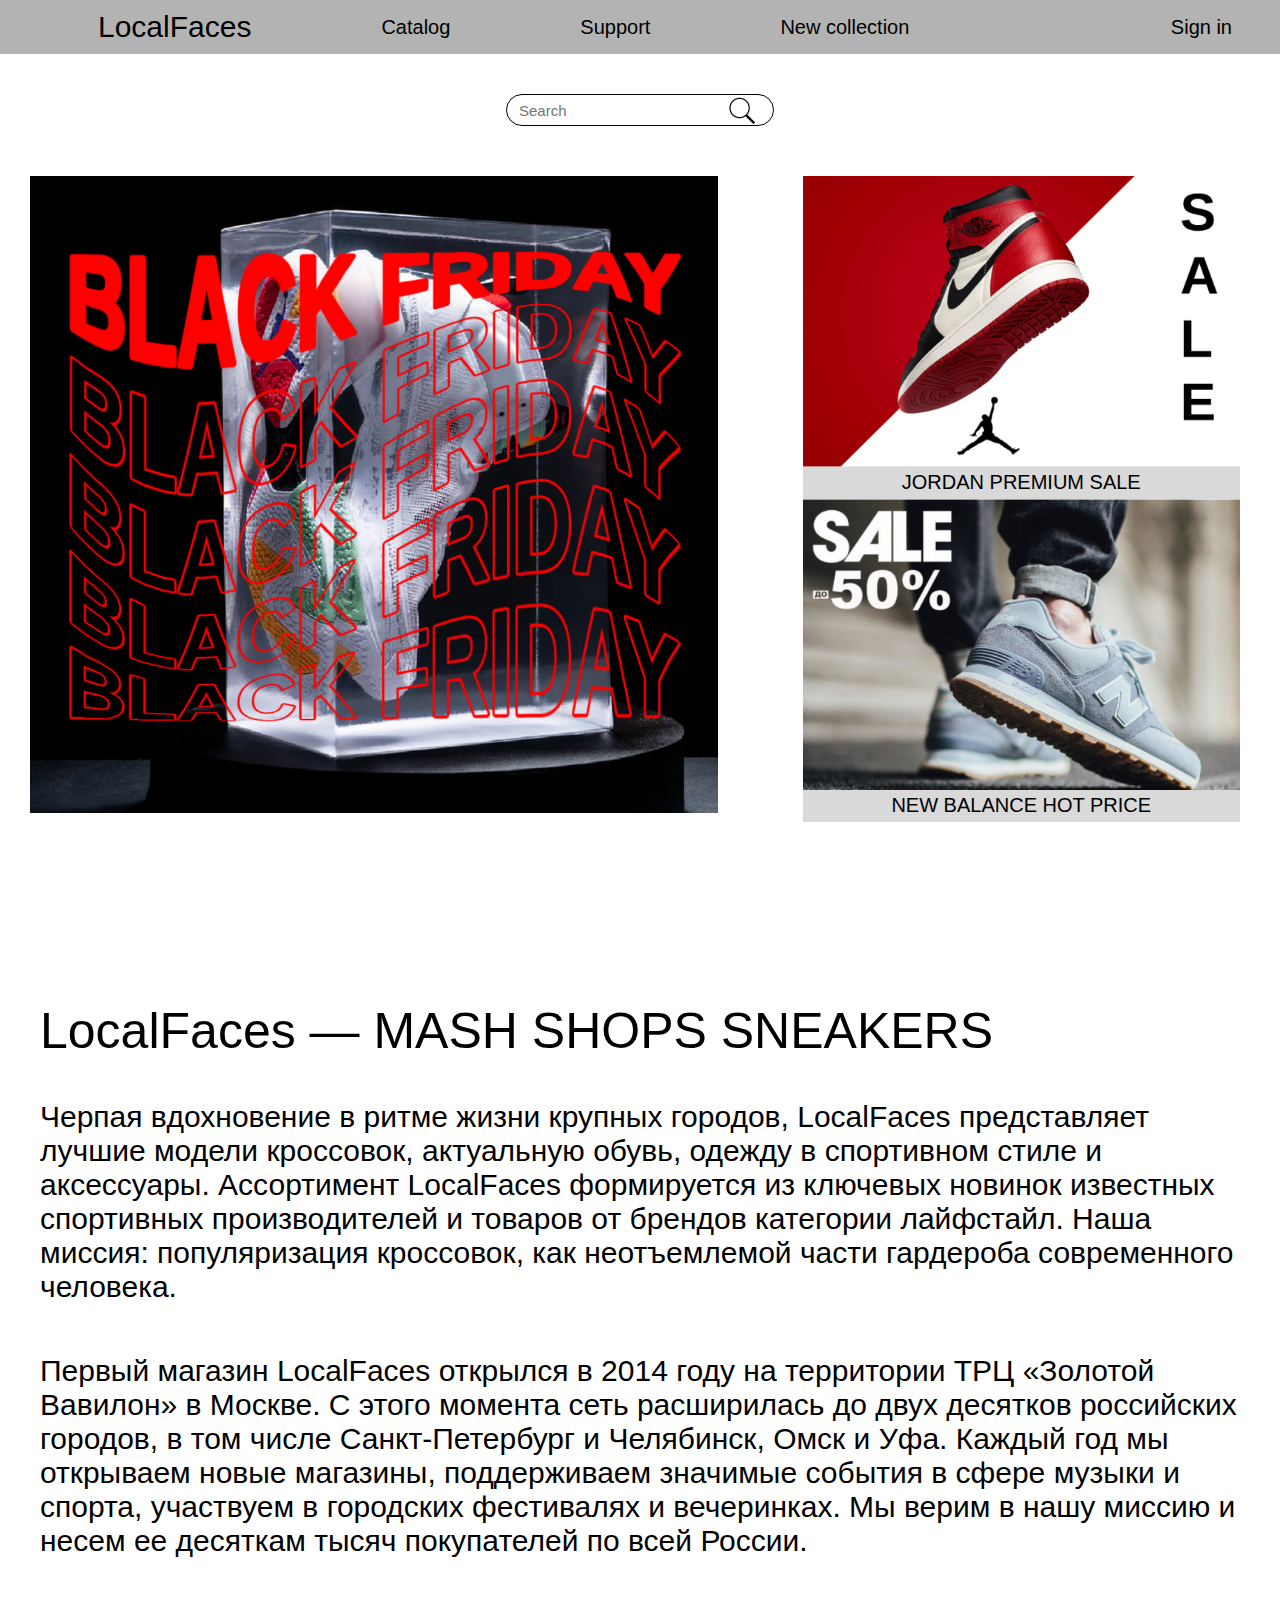
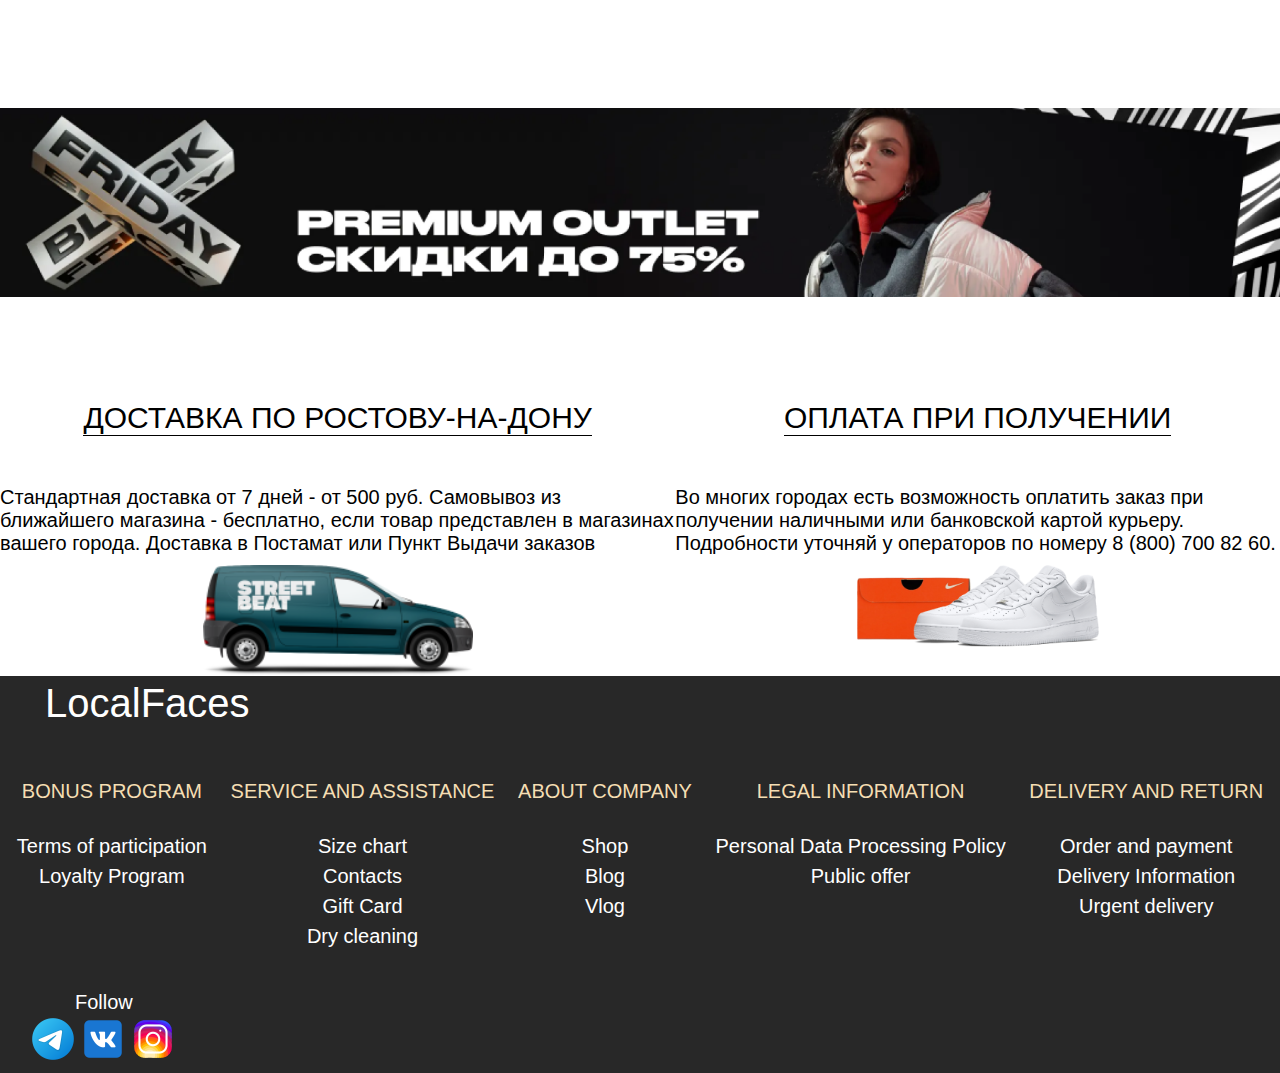
<file: sneakers-demoSite/index.html>
<!DOCTYPE html>
<html lang="en">

<head>
    <meta charset="UTF-8">
    <meta http-equiv="X-UA-Compatible" content="IE=edge">
    <meta name="viewport" content="width=device-width, initial-scale=1.0">
    <link type="text/css" href="assets/style.css" rel="stylesheet">
    <title>Document</title>
</head>




<body>

    <header>
        <div class="header">
            <div class="header_section">
                <div class="header_item logo"><a href="index.html"></a>LocalFaces</div>
                <div class="header_item button"><a href="catalog.html">Catalog</a></div>
                <div class="header_item button"><a href="#">Support</a></div>
                <div class="header_item button"><a href="#">New collection</a></div>
            </div>
            <div class="header_section">
                <div class="header_item button"><a href="signin.html">Sign in</a></div>
            </div>
        </div>
    </header>




    <main>
        <div class="search-section">
            <div class="search-form">
                <input class="search-form_txt" type="text" placeholder="Search">
                <button class="search-form_btn"><img class="search-form_img" src="assets/img/Search.png"
                        alt=""></button>
            </div>
        </div>


        <div class="main_img">
            <div class="block_img-big"><a href="catalog.html"></a><img src="assets/img/234 1.png" alt=""></div>

            <div class="block_img-small">
                <a href="catalog.html" class="img-subtitle">
                    <div class="img-subtitle-img">
                        <img class="dopimg" src="assets/img/JORDAN SALE 1.png" alt="">
                    </div>

                    <p>JORDAN PREMIUM SALE</p>
                </a>

                <a href="catalog.html" class="img-subtitle">
                    <div class="img-subtitle-img">
                        <img class="dopimg" src="assets/img/image 1.png" alt="">
                    </div>
                    <p>NEW BALANCE HOT PRICE</p>
                </a>

            </div>

        </div>



        <div class="presection">

            <div class="left-presection">
                <p class="pretitle">LocalFaces — MASH SHOPS SNEAKERS</p>
                <p class="pretext">Черпая вдохновение в ритме жизни крупных городов, LocalFaces представляет лучшие
                    модели
                    кроссовок,
                    актуальную обувь, одежду в спортивном стиле и аксессуары. Ассортимент LocalFaces формируется из
                    ключевых новинок известных спортивных производителей и товаров от брендов категории лайфстайл. Наша
                    миссия: популяризация кроссовок, как неотъемлемой части гардероба современного человека.</p>


                <p class="pretext"> Первый магазин LocalFaces открылся в 2014 году на территории ТРЦ «Золотой Вавилон»
                    в
                    Москве. С этого
                    момента сеть расширилась до двух десятков российских городов, в том числе Санкт-Петербург и
                    Челябинск,
                    Омск и Уфа. Каждый год мы открываем новые магазины, поддерживаем значимые события в сфере музыки и
                    спорта, участвуем в городских фестивалях и вечеринках. Мы верим в нашу миссию и несем ее десяткам
                    тысяч
                    покупателей по всей России.</p>
            </div>

        </div>

        <div class="outlet"><img src="assets/img/image 2.png" alt=""></div>







        <div class="post-section">
            <div class="dil-block">
                <p class="post-title">ДОСТАВКА ПО РОСТОВУ-НА-ДОНУ</p>
                <p class="post-text">Стандартная доставка от 7 дней - от 500 руб.

                    Самовывоз из ближайшего магазина - бесплатно, если товар представлен в магазинах вашего города.

                    Доставка в Постамат или Пункт Выдачи заказов</p>
                <img src="assets/img/машина.png" alt="">
            </div>


            <div class="pay-block">
                <p class="post-title">ОПЛАТА ПРИ ПОЛУЧЕНИИ</p>
                <p class="post-text">Во многих городах есть возможность оплатить заказ при получении наличными или
                    банковской картой
                    курьеру. Подробности уточняй у операторов по номеру 8 (800) 700 82 60.</p>
                <img class="post-img" src="assets/img/тапкии.png" alt="">
            </div>

        </div>












    </main>



    <footer>
        <div class="LocalFaces">LocalFaces</div>
        <div class="footer_text">


            <ul>
                <li class="title">BONUS PROGRAM</li>

                <li class="footer-li">Terms of participation</li>
                <li class="footer-li">Loyalty Program</li>
            </ul>

            <ul>
                <li class="title">SERVICE AND ASSISTANCE</li>
                <li class="footer-li"><a href="#"></a>Size chart</li>
                <li class="footer-li"><a href="#"></a>Contacts</li>
                <li class="footer-li"><a href="#"></a>Gift Card</li>
                <li class="footer-li"><a href="#"></a>Dry cleaning</li>
            </ul>

            <ul>
                <li class="title">ABOUT COMPANY</li>
                <li class="footer-li">Shop</li>
                <li class="footer-li">Blog</li>
                <li class="footer-li">Vlog</li>
            </ul>

            <ul>
                <li class="title">LEGAL INFORMATION</li>
                <li class="footer-li">Personal Data Processing Policy</li>
                <li class="footer-li">Public offer</li>
            </ul>

            <ul>
                <li class="title">DELIVERY AND RETURN</li>
                <li class="footer-li">Order and payment</li>
                <li class="footer-li">Delivery Information</li>
                <li class="footer-li">Urgent delivery</li>
                <li class="footer-li" Order Tracking Refund Policy</li>
            </ul>
        </div>
        <div class="follow">
            <div class="follow_text">Follow</div>
            <div class="pic_soc">

                <div class="social_btn"><a href="#"><img src="assets/img/Telegram App.png" alt=""></a></div>
                <div class="social_btn"><a href="https://vk.com/traplo"><img src="assets/img/VK com.png" alt=""></a>
                </div>
                <div class="social_btn"><a href="https://t.me/+tokr_cwHCuoxYjMy"><img src="assets/img/Instagram.png"
                            alt=""></a></div>
            </div>
        </div>
    </footer>

</body>

</html>
</file>
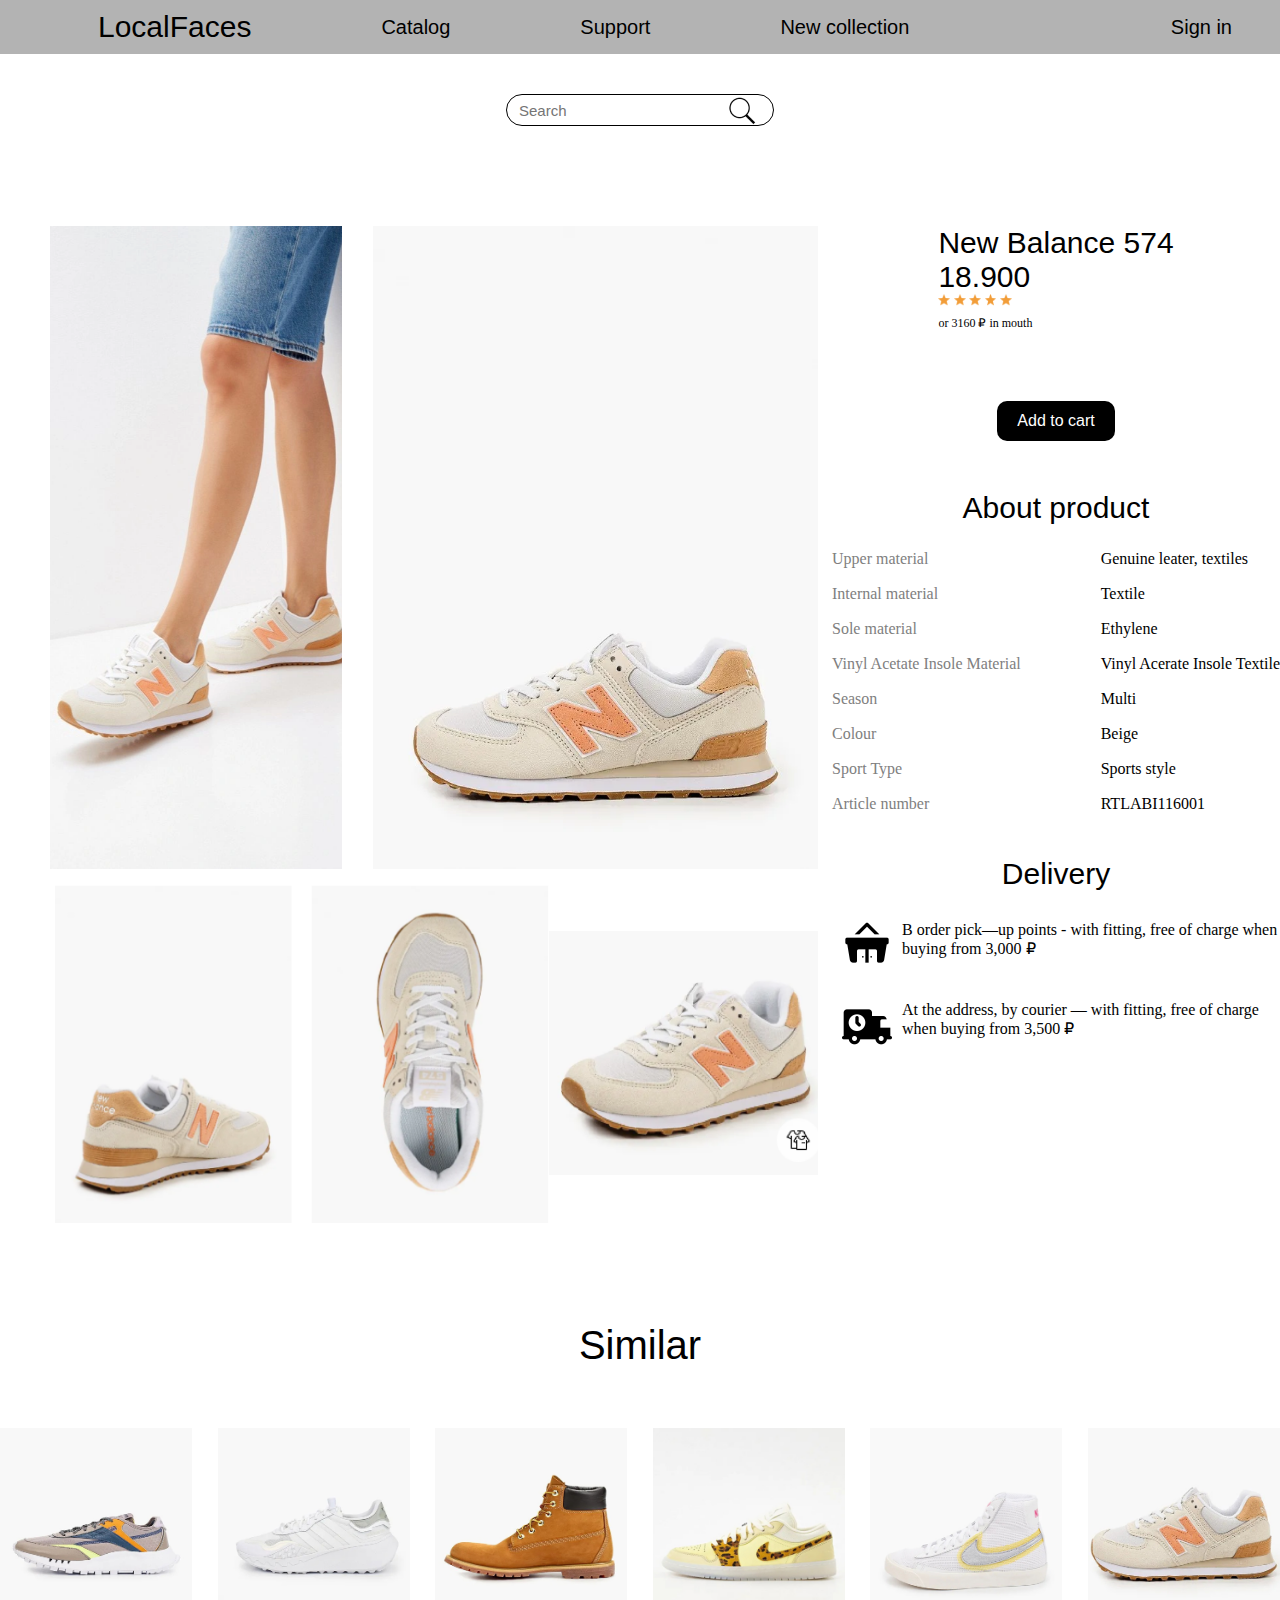
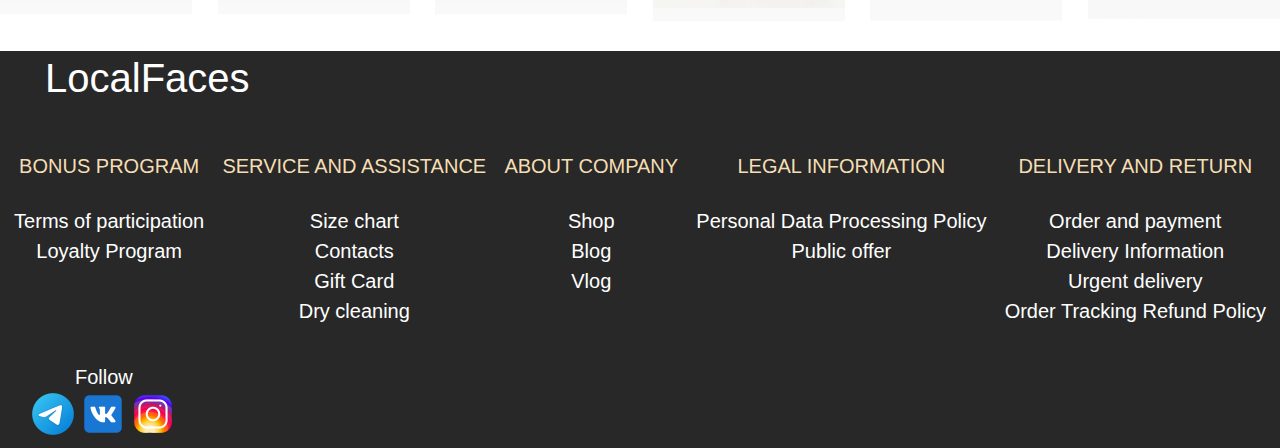
<file: sneakers-demoSite/card.html>
<!DOCTYPE html>
<html lang="en">

<head>
    <meta charset="UTF-8">
    <meta http-equiv="X-UA-Compatible" content="IE=edge">
    <meta name="viewport" content="width=device-width, initial-scale=1.0">
    <link type="text/css" href="assets/style.css" rel="stylesheet">
    <title>Document</title>
</head>




<body>

    <header>
        <div class="header">
            <div class="header_section">
                <div class="header_item logo"><a href="index.html"></a>LocalFaces</div>
                <div class="header_item button"><a href="catalog.html">Catalog</a></div>
                <div class="header_item button"><a href="#">Support</a></div>
                <div class="header_item button"><a href="#">New collection</a></div>
            </div>
            <div class="header_section">
                <div class="header_item button"><a href="signin.html">Sign in</a></div>
            </div>
        </div>
    </header>




    <main>
        <div class="search-section">

            <div class="search-form">
                <input class="search-form_txt" type="text" placeholder="Search">
                <button class="search-form_btn"><img class="search-form_img" src="assets/img/Search.png"
                        alt=""></button>
            </div>

        </div>


        <div class="good-section">

            <div class="main-card-img">
                <div class="froll-card">
                    <img class="card-img40" src="assets/cardimg/image 1.png" alt="">
                    <img class="card-img60" src="assets/cardimg/image 2.png" alt="">
                </div>

                <div class="sroll-card">
                    <img class="card-img70" src="assets/cardimg/image 3.png" alt="">
                    <img class="card-img30" src="assets/cardimg/image 4.png" alt="">
                </div>
            </div>

            <div class="main-textt">

                <div class="discribe-content">
                    <p class="name-snikers">New Balance 574</p>
                    <p class="name-snikers">18.900</p>
                    <div class="star">
                        <img src="assets/cardimg/Christmas Star.png" alt="">
                        <img src="assets/cardimg/Christmas Star.png" alt="">
                        <img src="assets/cardimg/Christmas Star.png" alt="">
                        <img src="assets/cardimg/Christmas Star.png" alt="">
                        <img src="assets/cardimg/Christmas Star.png" alt="">

                    </div>
                    <div class="rent">or 3160 ₽ in mouth</div>

                    <div class="btn-addd">
                        <input class="btn-add" type="button" value="Add to cart">
                    </div>

                </div>
                <div class="abour-product">

                    <p class="title-about-product">About product</p>
                    <div class="flexbox-discribe">

                        <div class="firstblock-about">
                            <ul>
                                <li>Upper material</li>
                                <li>Internal material</li>
                                <li>Sole material</li>
                                <li>Vinyl Acetate Insole Material</li>
                                <li>Season</li>
                                <li>Colour</li>
                                <li>Sport Type</li>
                                <li>Article number</li>
                            </ul>
                        </div>


                        <div class="secondblock-about">
                            <ul>
                                <li>Genuine leater, textiles</li>
                                <li>Textile</li>
                                <li>Ethylene</li>
                                <li>Vinyl Acerate Insole Textile</li>
                                <li>Multi</li>
                                <li>Beige</li>
                                <li>Sports style</li>
                                <li>RTLABI116001</li>
                            </ul>
                        </div>

                    </div>

                    <p class="dilivery">Delivery</p>
                    <div class="block-dilivery">
                        <div class="first-dilivery"><img src="assets/img/Shopping Mall.png" alt="">
                            <p>B order pick—up points - with fitting, free of charge when buying from 3,000 ₽</p>
                        </div>
                        <div class="second-dilivery"><img src="assets/img/Deliver Food.png" alt="">
                            At the address, by courier — with fitting, free of charge when buying from 3,500 ₽
                        </div>

                    </div>
                </div>



            </div>


        </div>

        <div class="similar-section">
            <p class="similar-text">Similar</p>

            <div class="flexbox-similar">
                <div class="sim-sneakers">
                    <img src="assets/img/boots (1).png" alt="">
                    <div class="sin-text"></div>
                </div>

                <div class="sim-sneakers">
                    <img src="assets/img/boots (2).png" alt="">
                    <div class="sin-text"></div>
                </div>

                <div class="sim-sneakers">
                    <img src="assets/img/boots (3).png" alt="">
                    <div class="sin-text"></div>
                </div>

                <div class="sim-sneakers">
                    <img src="assets/img/boots (4).png" alt="">
                    <div class="sin-text"></div>
                </div>

                <div class="sim-sneakers">
                    <img src="assets/img/boots (5).png" alt="">
                    <div class="sin-text"></div>
                </div>

                <div class="sim-sneakers">
                    <img src="assets/img/boots (6).png" alt="">
                    <div class="sin-text"></div>
                </div>
            </div>

        </div>


    </main>



    <footer>
        <div class="LocalFaces">LocalFaces</div>
        <div class="footer_text">
            <ul>
                <li class="title">BONUS PROGRAM</li>

                <li>Terms of participation</li>
                <li>Loyalty Program</li>
            </ul>

            <ul>
                <li class="title">SERVICE AND ASSISTANCE</li>
                <li>Size chart</li>
                <li>Contacts</li>
                <li>Gift Card</li>
                <li>Dry cleaning</li>
            </ul>

            <ul>
                <li class="title">ABOUT COMPANY</li>
                <li>Shop</li>
                <li>Blog</li>
                <li>Vlog</li>
            </ul>

            <ul>
                <li class="title">LEGAL INFORMATION</li>
                <li>Personal Data Processing Policy</li>
                <li>Public offer</li>
            </ul>

            <ul>
                <li class="title">DELIVERY AND RETURN</li>
                <li>Order and payment</li>
                <li>Delivery Information</li>
                <li>Urgent delivery</li>
                <li>Order Tracking Refund Policy</li>
            </ul>
        </div>
        <div class="follow">
            <div class="follow_text">Follow</div>
            <div class="pic_soc">

                <div class="social_btn"><a href="#"><img src="assets/img/Telegram App.png" alt=""></a></div>
                <div class="social_btn"><a href="https://vk.com/traplo"><img src="assets/img/VK com.png" alt=""></a>
                </div>
                <div class="social_btn"><a href="https://t.me/+tokr_cwHCuoxYjMy"><img src="assets/img/Instagram.png"
                            alt=""></a></div>
            </div>
        </div>
    </footer>

</body>

</html>
</file>
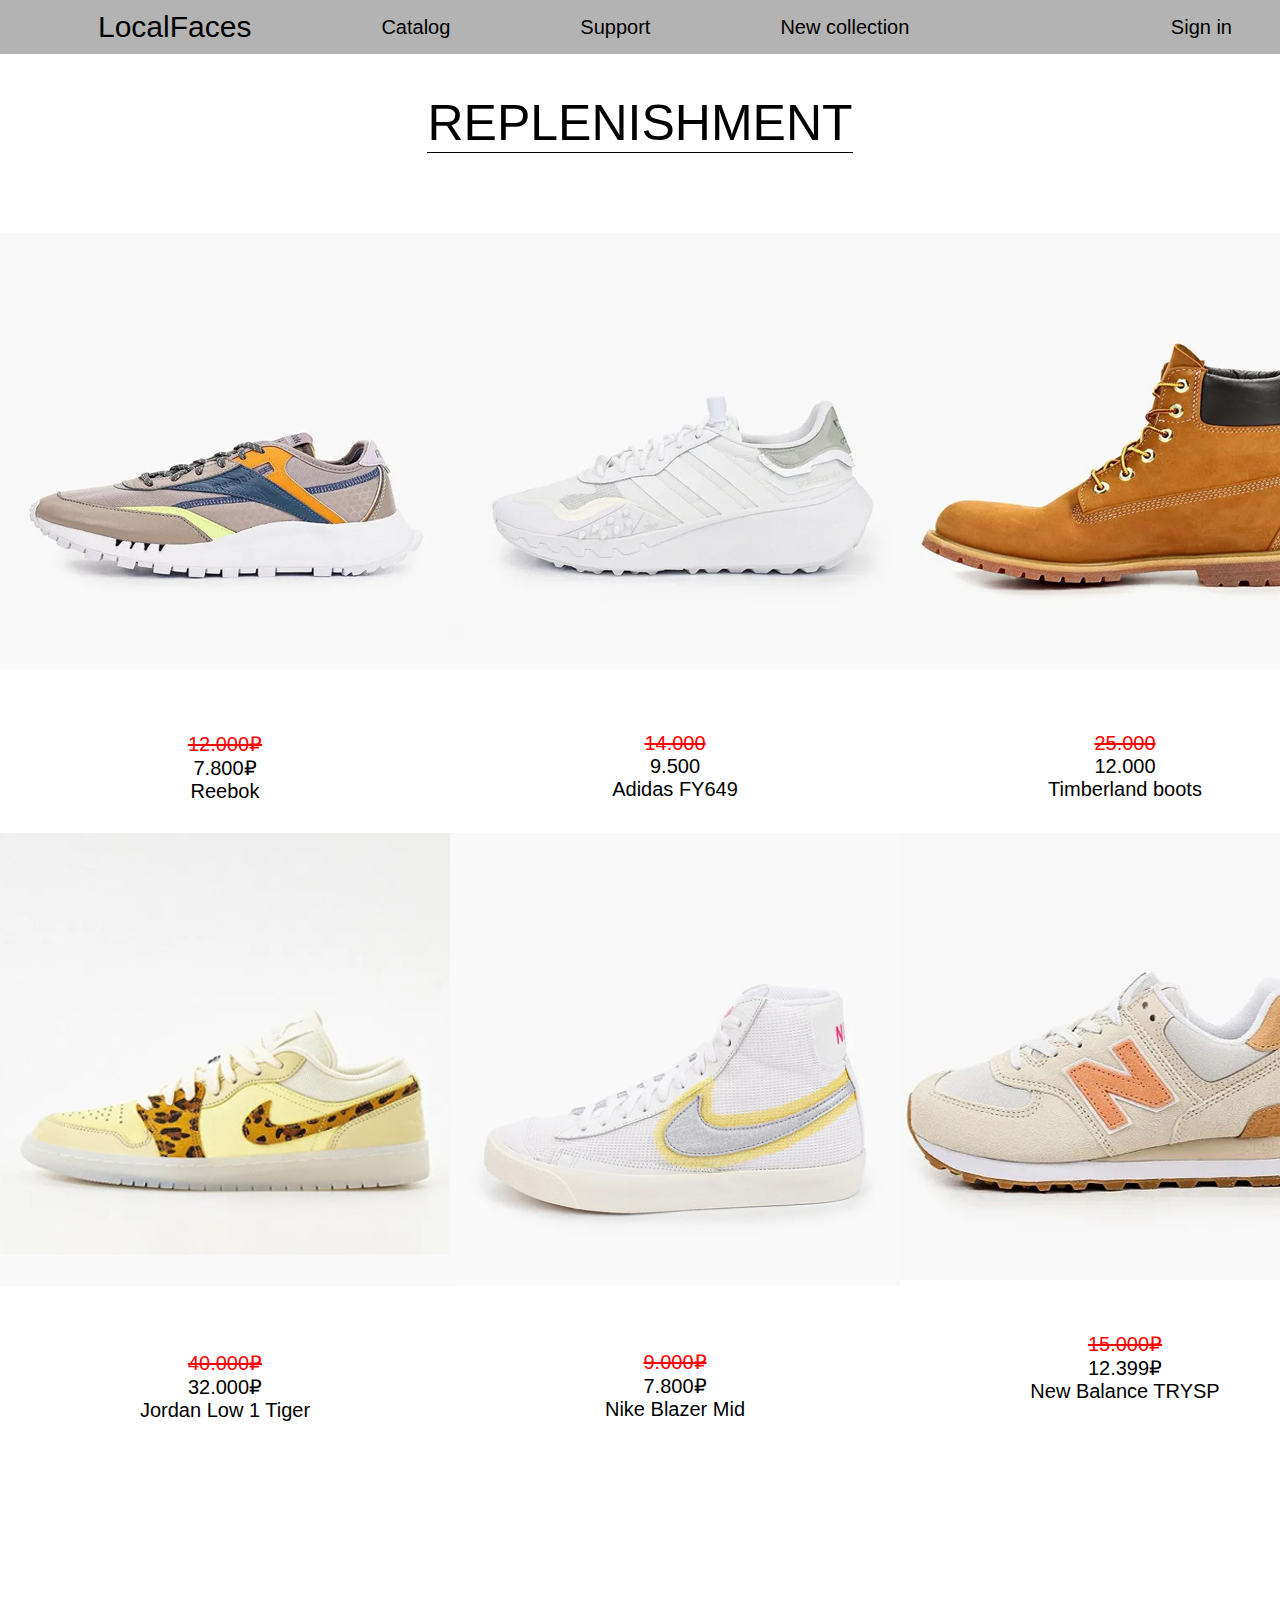
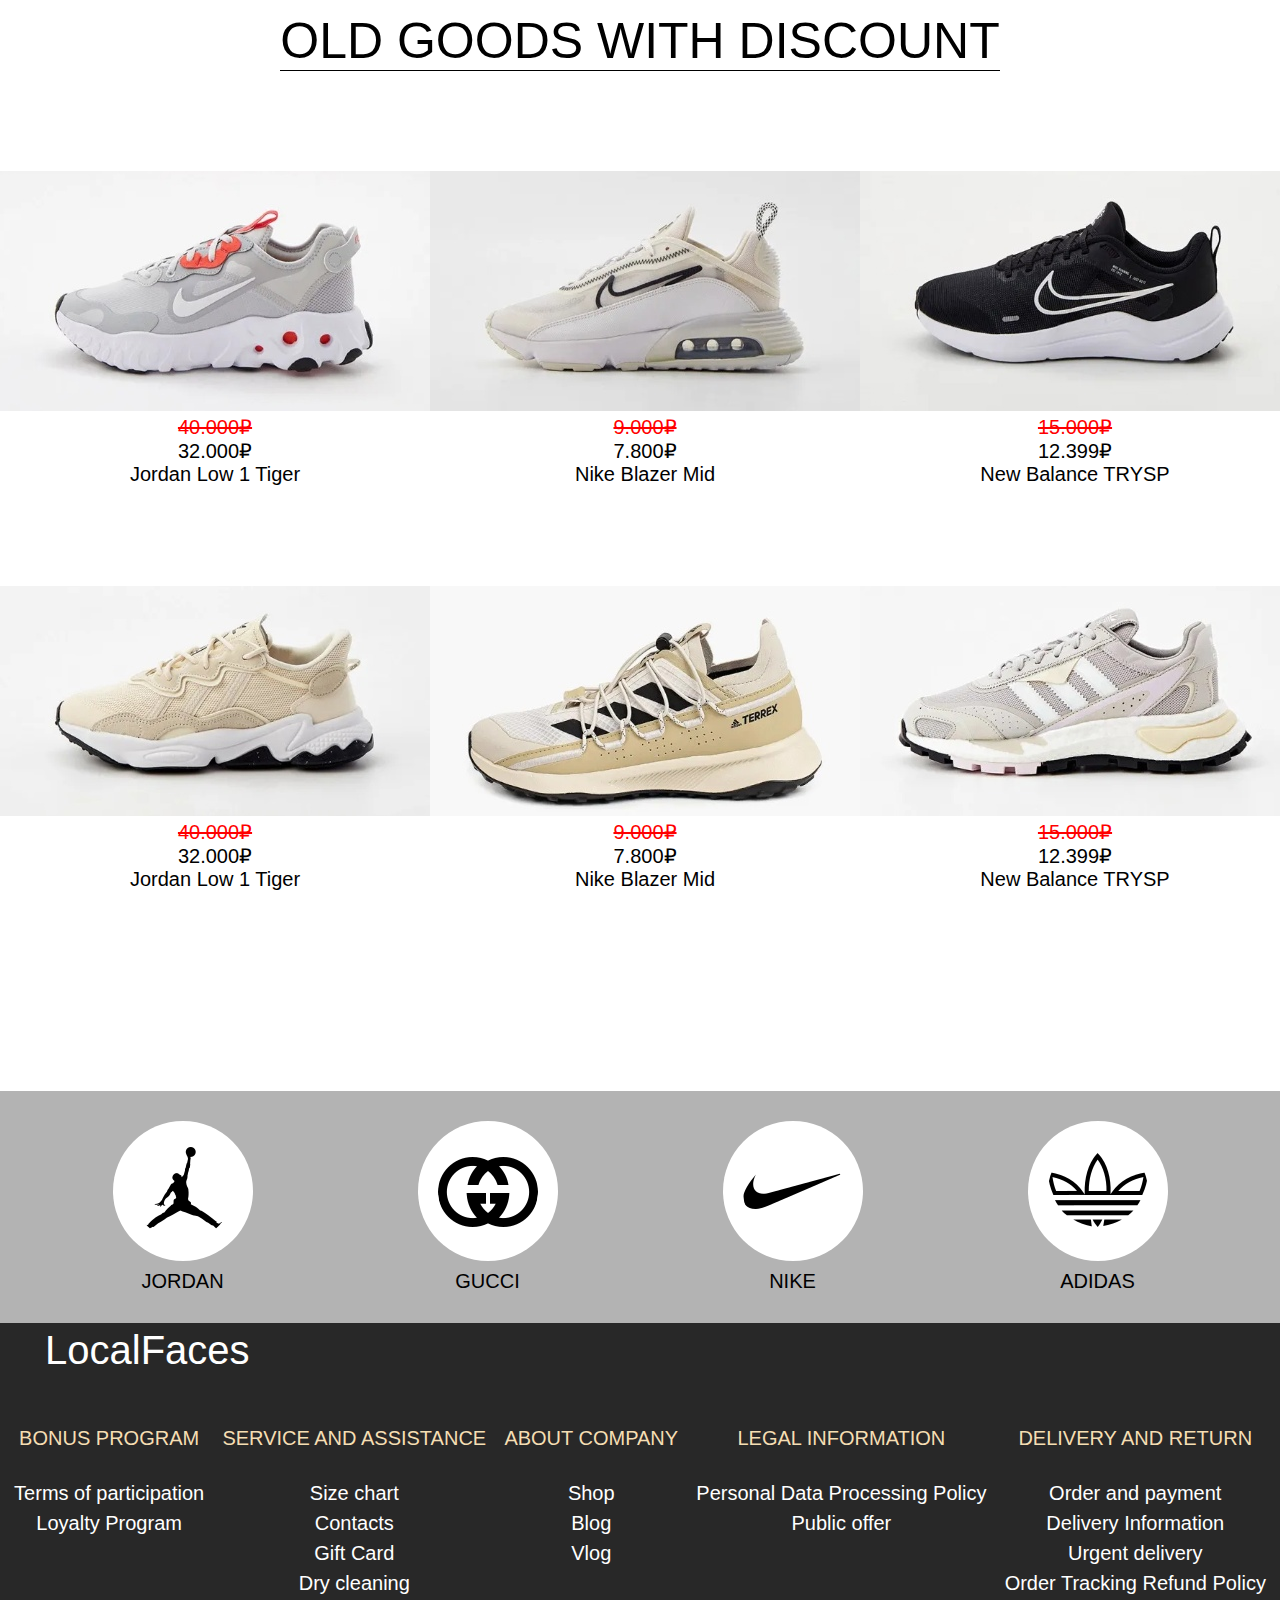
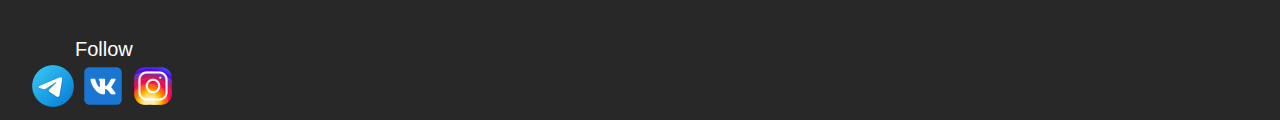
<file: sneakers-demoSite/catalog.html>
<!DOCTYPE html>
<html lang="en">

<head>
    <meta charset="UTF-8">
    <meta http-equiv="X-UA-Compatible" content="IE=edge">
    <meta name="viewport" content="width=device-width, initial-scale=1.0">
    <link type="text/css" href="assets/style.css" rel="stylesheet">
    <title>Document</title>
</head>

<body>

    <header>
        <div class="header">
            <div class="header_section">
                <div class="header_item logo"><a href="index.html"></a>LocalFaces</div>
                <div class="header_item button"><a href="catalog.html">Catalog</a></div>
                <div class="header_item button"><a href="#">Support</a></div>
                <div class="header_item button"><a href="#">New collection</a></div>
            </div>
            <div class="header_section">
                <div class="header_item button"><a href="signin.html">Sign in</a></div>
            </div>
        </div>
    </header>


    <main>


        <div cwlass="section-second">
            <div class="second-text">REPLENISHMENT</div>


            <div class="catalog-firstroll">
                <a href="card.html">
                    <div class="boots-content">
                        <img class="catalog_img" src="assets/img/boots (1).png" alt="">
                        <p class="linet">12.000₽</p>
                        <p>7.800₽</p>
                        <p>Reebok </p>
                    </div>
                </a>
                <a href="card.html">
                    <div class="boots-content">
                        <img class="catalog_img" src="assets/img/boots (2).png" alt="">
                        <p class="linet">14.000</p>
                        <p>9.500</p>
                        <p>Adidas FY649</p>
                    </div>
                </a>
                <a href="card.html">
                    <div class="boots-content">
                        <img class="catalog_img" src="assets/img/boots (3).png" alt="">
                        <p class="linet">25.000</p>
                        <p>12.000</p>
                        <p>Timberland boots</p>
                    </div>
                </a>
            </div>


            <div class="catalog-secondroll">
                <a href="card.html">
                    <div class="boots-content">
                        <img class="catalog_img" src="assets/img/boots (4).png" alt="">
                        <p class="linet">40.000₽</p>
                        <p>32.000₽</p>
                        <p>Jordan Low 1 Tiger</p>
                    </div>
                </a>

                <a href="card.html">
                    <div class="boots-content">
                        <img class="catalog_img" src="assets/img/boots (5).png" alt="">
                        <p class="linet">9.000₽</p>
                        <p>7.800₽</p>
                        <p>Nike Blazer Mid</p>
                    </div>
                </a>

                <a href="card.html">
                    <div class="boots-content">
                        <img class="catalog_img" src="assets/img/boots (6).png" alt="">
                        <p class="linet">15.000₽</p>
                        <p>12.399₽</p>
                        <p>New Balance TRYSP</p>
                    </div>
                </a>

            </div>


            <div class="second-text">OLD GOODS WITH DISCOUNT</div>
            <div class="catalog-thirdroll">
                <a href="card.html">
                    <div class="boots-content">
                        <img class="catalog_img" src="assets/img/ok.jpg" alt="">
                        <p class="linet">40.000₽</p>
                        <p>32.000₽</p>
                        <p>Jordan Low 1 Tiger</p>
                    </div>
                </a>
                <a href="card.html">
                    <div class="boots-content">
                        <img class="catalog_img" src="assets/img/ok1.jpg" alt="">
                        <p class="linet">9.000₽</p>
                        <p>7.800₽</p>
                        <p>Nike Blazer Mid</p>
                    </div>
                </a>
                <a href="card.html">
                    <div class="boots-content">
                        <img class="catalog_img" src="assets/img/ok2.jpg" alt="">
                        <p class="linet">15.000₽</p>
                        <p>12.399₽</p>
                        <p>New Balance TRYSP</p>
                    </div>
                </a>

            </div>

            <div class="catalog-fveroll">
                <a href="card.html">
                    <div class="boots-content">
                        <img class="catalog_img" src="assets/img/ok3.jpg" alt="">
                        <p class="linet">40.000₽</p>
                        <p>32.000₽</p>
                        <p>Jordan Low 1 Tiger</p>
                    </div>
                </a>
                <a href="card.html">
                    <div class="boots-content">
                        <img class="catalog_img" src="assets/img/ok4.jpg" alt="">
                        <p class="linet">9.000₽</p>
                        <p>7.800₽</p>
                        <p>Nike Blazer Mid</p>
                    </div>
                </a>
                <a href="card.html">
                    <div class="boots-content">
                        <img class="catalog_img" src="assets/img/ok5.jpg" alt="">
                        <p class="linet">15.000₽</p>
                        <p>12.399₽</p>
                        <p>New Balance TRYSP</p>
                    </div>
                </a>

            </div>
        </div>

        <div class="logo-section">

            <div class="logo-txt">
                <img src="assets/img/Air Jordan.png" alt="">
                <p>JORDAN</p>
            </div>
            <div class="logo-txt">
                <img src="assets/img/Gucci.png" alt="">
                <p>GUCCI</p>
            </div>
            <div class="logo-txt">
                <img src="assets/img/Nike.png" alt="">
                <p>NIKE</p>
            </div>
            <div class="logo-txt">
                <img src="assets/img/Adidas Trefoil.png" alt="">
                <p>ADIDAS</p>
            </div>


        </div>

    </main>












    <footer>
        <div class="LocalFaces">LocalFaces</div>
        <div class="footer_text">
            <ul>
                <li class="title">BONUS PROGRAM</li>

                <li>Terms of participation</li>
                <li>Loyalty Program</li>
            </ul>

            <ul>
                <li class="title">SERVICE AND ASSISTANCE</li>
                <li>Size chart</li>
                <li>Contacts</li>
                <li>Gift Card</li>
                <li>Dry cleaning</li>
            </ul>

            <ul>
                <li class="title">ABOUT COMPANY</li>
                <li>Shop</li>
                <li>Blog</li>
                <li>Vlog</li>
            </ul>

            <ul>
                <li class="title">LEGAL INFORMATION</li>
                <li>Personal Data Processing Policy</li>
                <li>Public offer</li>
            </ul>

            <ul>
                <li class="title">DELIVERY AND RETURN</li>
                <li>Order and payment</li>
                <li>Delivery Information</li>
                <li>Urgent delivery</li>
                <li>Order Tracking Refund Policy</li>
            </ul>
        </div>
        <div class="follow">
            <div class="follow_text">Follow</div>
            <div class="pic_soc">

                <div class="social_btn"><a href="#"><img src="assets/img/Telegram App.png" alt=""></a></div>
                <div class="social_btn"><a href="https://vk.com/traplo"><img src="assets/img/VK com.png" alt=""></a>
                </div>
                <div class="social_btn"><a href="https://t.me/+tokr_cwHCuoxYjMy"><img src="assets/img/Instagram.png"
                            alt=""></a></div>
            </div>
        </div>
    </footer>

</body>
</file>
<file: sneakers-demoSite/assets/style.css>
ul {
    padding-left: 0;
}

body {
    margin: 0;
}

p {
    margin: 0;
}

a {
    color: black;
    text-decoration: none;
}

.header {
    display: flex;
    justify-content: space-between;
    padding: 8px;
    background: #B3B3B3;
    color: black;
    font-family: 'Segoe UI', Tahoma, Geneva, Verdana, sans-serif;
}

.header_section {
    display: flex;
    align-items: center;

}

.header_item {
    padding: 2px 40px;
    font-size: 20px;
    margin-left: 50px;

}

.logo {
    font-weight: 100px;
    font-size: 30px;

}

.button:hover {
    cursor: pointer;
    font-weight: lighter;
    background-color: gray;
    border-radius: 100px;
}

.main_logo {
    width: 10%;
}

.search-section {
    padding-top: 40px;
    display: flex;
    justify-content: center;
    align-items: center;

}

.search-form {

    border: 1px solid;
    display: inline-flex;
    padding: 0 10px;
    height: 30px;
    border-radius: 50px;
}

.search-form_txt {
    border: none;
    width: 200px;
    font-size: 15px;
    background-color: transparent;

}

.search-form_btn {
    border: none;
    background-color: transparent;
}

.search-form_img {
    border: none;
    display: flex;
    justify-content: center;

}

ul {
    list-style-type: none;
}

footer {

    background-color: #282828;
    color: white;
    padding: 5px;
}



.footer_text {
    font-size: 20px;
    line-height: 30px;
    display: flex;
    justify-content: space-around;
    font-weight: 100;
    font-family: 'Segoe UI', Tahoma, Geneva, Verdana, sans-serif;
}

.title {
    padding-bottom: 25px;
    font-size: 20px;
    color: wheat;
}

.footer-li {
    cursor: pointer;

}


.LocalFaces {

    padding-left: 40px;
    font-size: 40px;
    padding-bottom: 30px;
    font-family: 'Segoe UI', Tahoma, Geneva, Verdana, sans-serif;
    font-weight: 100;
}

.follow_text {
    padding-top: 20px;
    padding-left: 70px;
    font-weight: 100;
    font-size: 20px;
    font-family: 'Segoe UI', Tahoma, Geneva, Verdana, sans-serif;
}

.pic_soc {
    display: flex;
    padding-left: 23px;
}

.main_img {
    padding-top: 50px;
    padding-left: 30px;

    display: flex;
    justify-content: space-between;
}


.block_img-big {
    width: 55%;
}

.block_img-big img {
    width: 100%;
}

.block_img-small {
    margin-right: 40px;
    width: 35%;
    display: flex;
    flex-direction: column;
    justify-content: space-between;
}

.block_img-small img {
    width: 100%;
    margin: 0;
    transition: 0.4s linear;
}


.img-subtitle p {
    background-color: #D9D9D9;
    margin: 0;
    margin-top: -5px;
    color: black;
    text-align: center;
    font-size: 20px;
    padding: 5px 0;
    transition: 0.4s linear;
    font-family: 'Segoe UI', Tahoma, Geneva, Verdana, sans-serif;

}

.img-subtitle-img {
    overflow: hidden;
}

.img-subtitle:hover img {
    transform: scale(1.1);
    filter: brightness(0.8);
}

.img-subtitle:hover p {
    background-color: gray;
    color: white;
}

.outlet {

    padding-bottom: 100px;
}

.outlet img {
    width: 100%;

}

.section-second {
    padding-top: 60px;
}


.second-text {
    /*сделать андерлайн */
    padding-top: 40px;
    display: flex;
    font-size: 50px;
    justify-content: center;
    font-family: 'Segoe UI', Tahoma, Geneva, Verdana, sans-serif;
    font-weight: 100;
    border-bottom: 1px solid black;

    width: fit-content;

    margin: 0 auto;

}

.catalog-firstroll {
    padding-top: 80px;
    display: flex;
    justify-content: space-around;
}

.catalog-secondroll {
    display: flex;
    justify-content: space-around;
    padding-bottom: 150px;
}

.catalog-thirdroll {
    padding-top: 100px;
    display: flex;
    justify-content: space-around;
}

.catalog-fveroll {
    padding-top: 100px;
    display: flex;
    justify-content: space-around;
    padding-bottom: 200px;
}

.logo-section {
    background: #B3B3B3;
    padding: 30px;
    display: flex;
    justify-content: space-around;
}

.logo-section img {
    border-radius: 50%;
    background-color: white;
    padding: 20px;
}

.boots-content p {
    text-align: center;
    font-size: 20px;
    font-family: 'Segoe UI', Tahoma, Geneva, Verdana, sans-serif;
    font-weight: 100;
}

.linet {
    text-decoration: line-through;
    color: red;
}


.catalog-secondroll {
    padding-top: 30px;
}

.logo-txt p {
    font-size: 20px;
    padding-top: 5px;
    text-align: center;
    font-family: 'Segoe UI', Tahoma, Geneva, Verdana, sans-serif;
}

.footer_text li {
    text-align: center;
}

.good-section {
    padding-top: 100px;
    display: flex;
    justify-content: space-between;
}

.froll-card {
    width: 100%;
    display: flex;
    margin-bottom: 15px;
    justify-content: space-between;
}

.main-card-img {
    margin-left: 50px;
    width: 60%;
}

.card-img40 {
    width: 38%;
}

.card-img60 {
    width: 58%;
}

.main-textt {
    width: 35%;

}

.sroll-card {
    display: flex;
    align-items: center;
}




.card-img70 {
    width: 65%;
}

.card-img30 {
    width: 35%;
}

.star img {
    width: 5%;
}

.btn-add {

    background-color: black;
    color: white;
    border: 0;
    line-height: 2.5;
    padding: 0 20px;
    font-size: 1rem;
    text-align: center;
    border-radius: 10px;
}

.btn-addd {
    text-align: center;
    padding-top: 70px;

}





.title-about-product {
    padding-top: 50px;
    display: flex;
    font-size: 30px;
    font-family: 'Segoe UI', Tahoma, Geneva, Verdana, sans-serif;
    font-weight: 100;
    justify-content: center;
}

.flexbox-discribe {
    display: flex;
    justify-content: space-between;
}

.firstblock-about {
    color: gray;
    line-height: 35px;
}

.secondblock-about {
    line-height: 35px;
}

.dilivery {
    padding-top: 20px;
    display: flex;
    justify-content: center;
    font-size: 30px;
    font-family: 'Segoe UI', Tahoma, Geneva, Verdana, sans-serif;
    font-weight: 100;
    color: black;
}

.first-dilivery {
    padding-top: 30px;
    display: flex;
}



.second-dilivery {
    padding-top: 30px;
    display: flex;
}

.discribe-content {

    width: fit-content;
    margin: 0 auto;
}

.name-snikers {

    font-size: 30px;
    font-family: 'Segoe UI', Tahoma, Geneva, Verdana, sans-serif;
    font-weight: 100;

}

.rent {

    padding-top: 7px;
    font-size: 12px;
}

.star {

    font-family: 'Franklin Gothic Medium', 'Arial Narrow', Arial, sans-serif;
    font-size: 13px;
}

.similar-section {
    padding-top: 100px;
}

.similar-text {
    display: flex;
    justify-content: center;
    font-size: 40px;
    font-weight: 100;
    font-family: 'Segoe UI', Tahoma, Geneva, Verdana, sans-serif;
}

.similar-section img {
    width: 100%;
}



.flexbox-similar {
    padding-top: 60px;
    display: flex;
    justify-content: space-between;
    flex-wrap: wrap;
    width: fit-content;
}

.flexbox-similar .sim-sneakers {
    width: 15%;
}

@media (max-width:992px) {
    .flexbox-similar .sim-sneakers {
        width: 30%;
    }
}

@media(max-width:500px) {
    .flexbox-similar .sim-sneakers {
        width: 45%;
    }
}

.presection {
    padding: 40px;
    padding-top: 100px;
    display: flex;
    justify-content: space-between;
    padding-bottom: 100px;
}



.pretitle {
    padding-top: 80px;
    font-size: 50px;
    font-family: 'Segoe UI', Tahoma, Geneva, Verdana, sans-serif;
    font-weight: 100;
    padding-bottom: 40px;
}

.pretext {


    font-size: 30px;
    font-family: 'Segoe UI', Tahoma, Geneva, Verdana, sans-serif;
    font-weight: 100;
    padding-bottom: 50px;
}

.post-section {
    display: flex;
    justify-content: space-between;

}

.post-title {
    text-align: center;
    font-size: 30px;
    font-family: 'Segoe UI', Tahoma, Geneva, Verdana, sans-serif;
    font-weight: 100;
    border-bottom: 1px solid black;
    width: fit-content;
    margin: 0 auto;

}

.post-text {
    padding-top: 50px;
    font-size: 20px;
    font-family: 'Segoe UI', Tahoma, Geneva, Verdana, sans-serif;
    font-weight: 100;
    padding-bottom: 10px;



}

.post-section img {
    display: flex;
    margin: auto;
    width: 40%;
}

.post-img {

    width: 100%;
}
</file>
